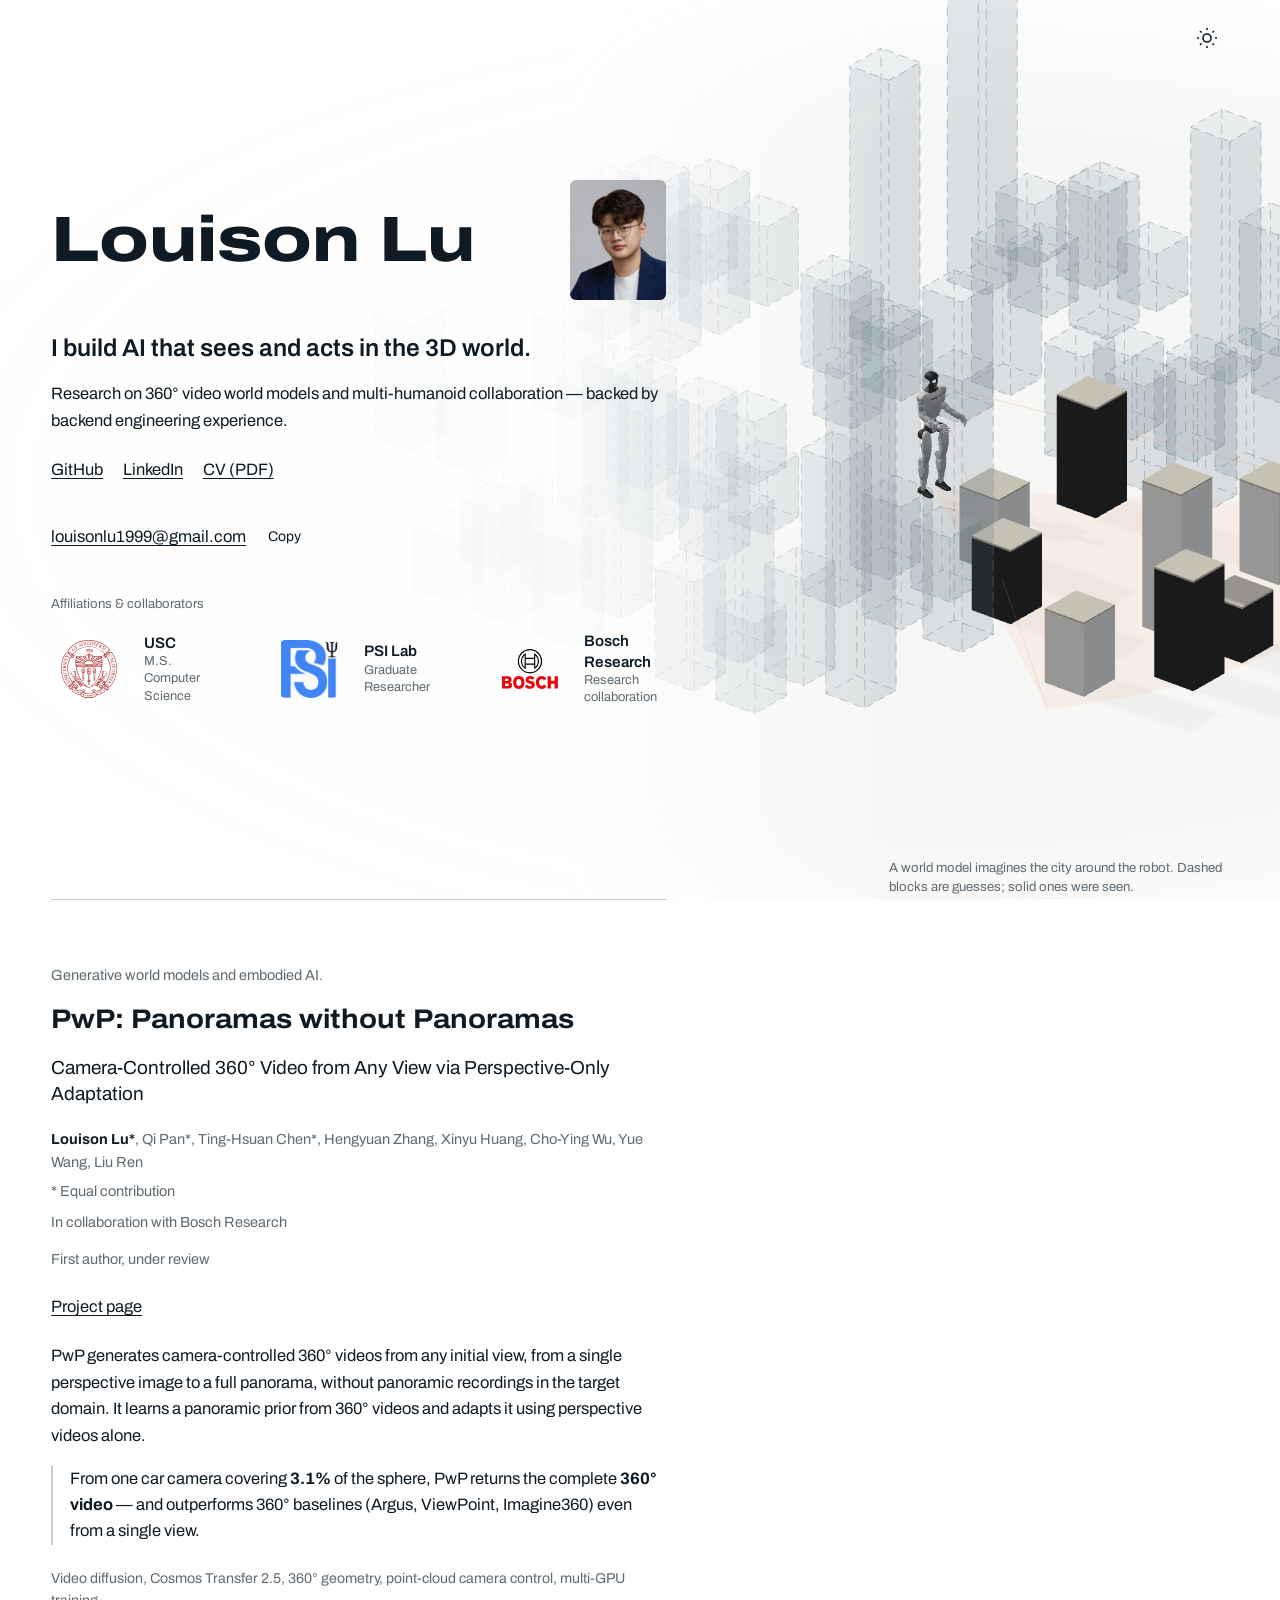
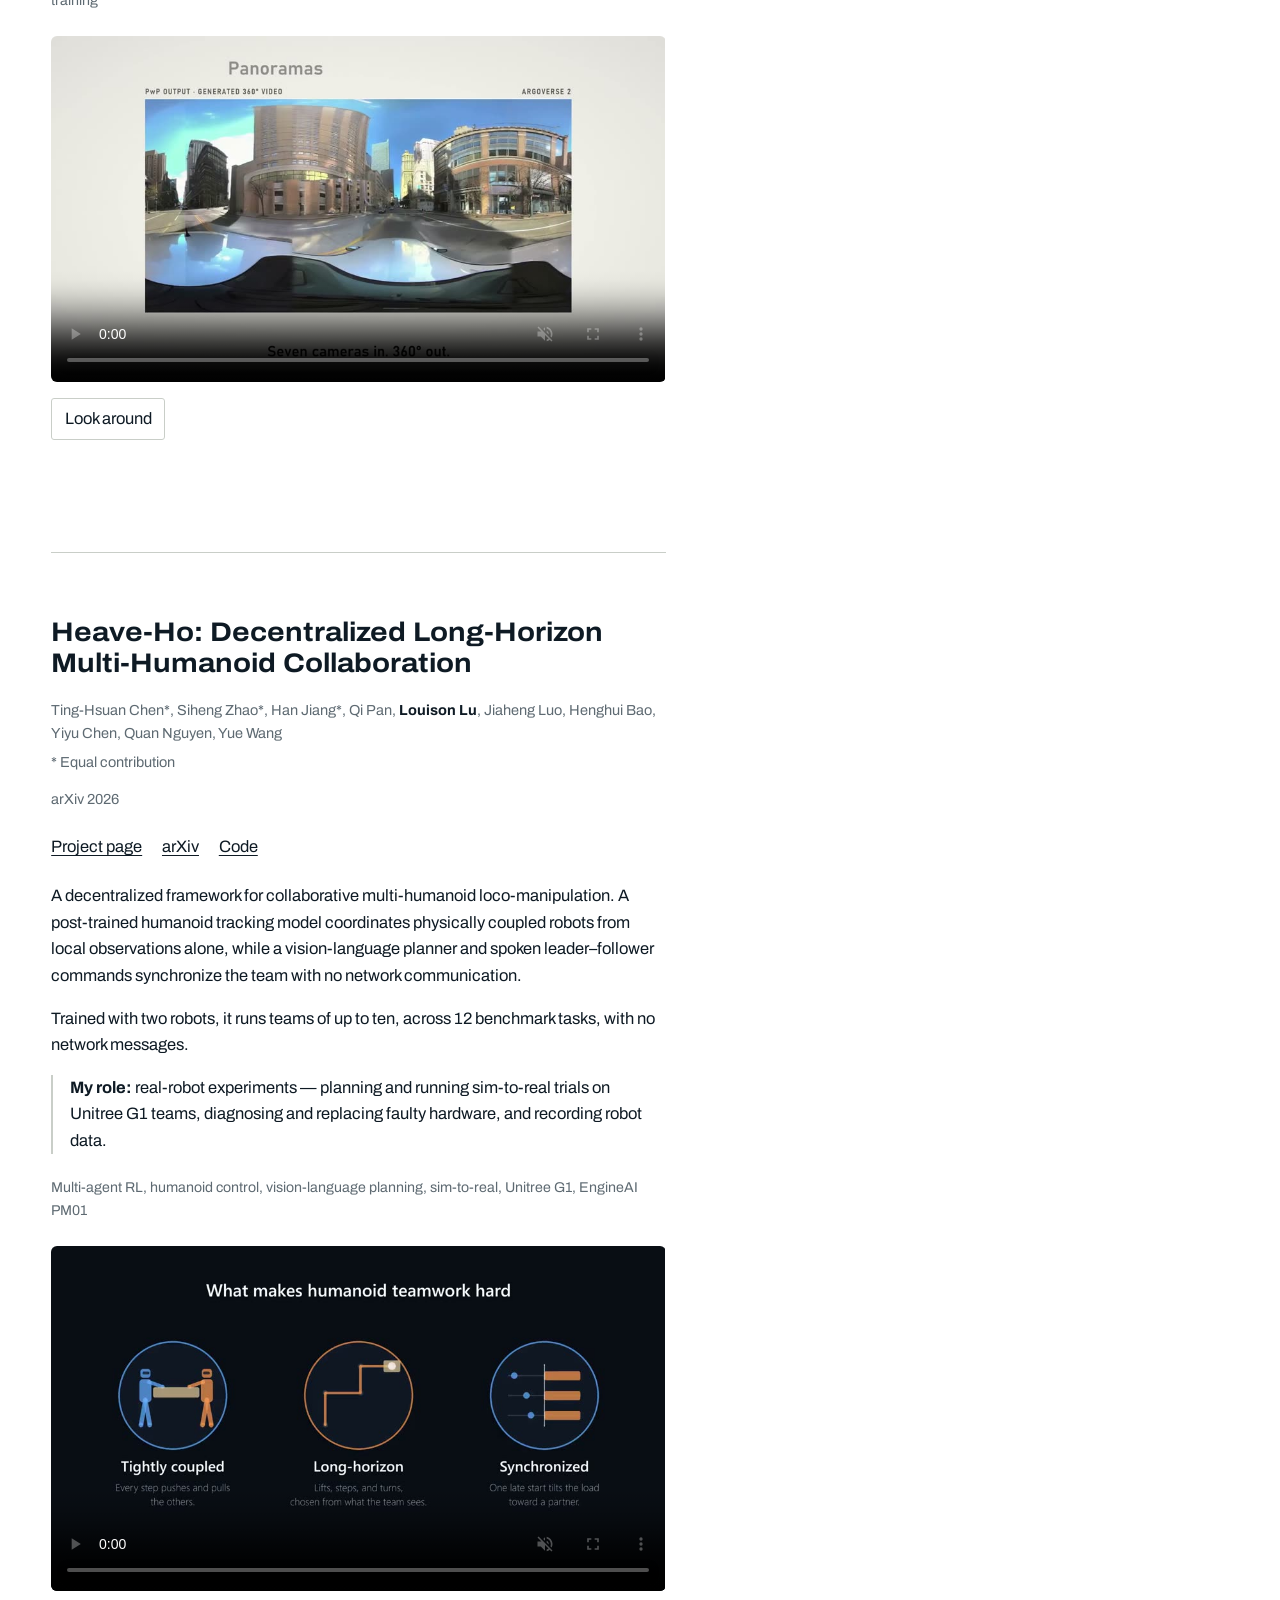
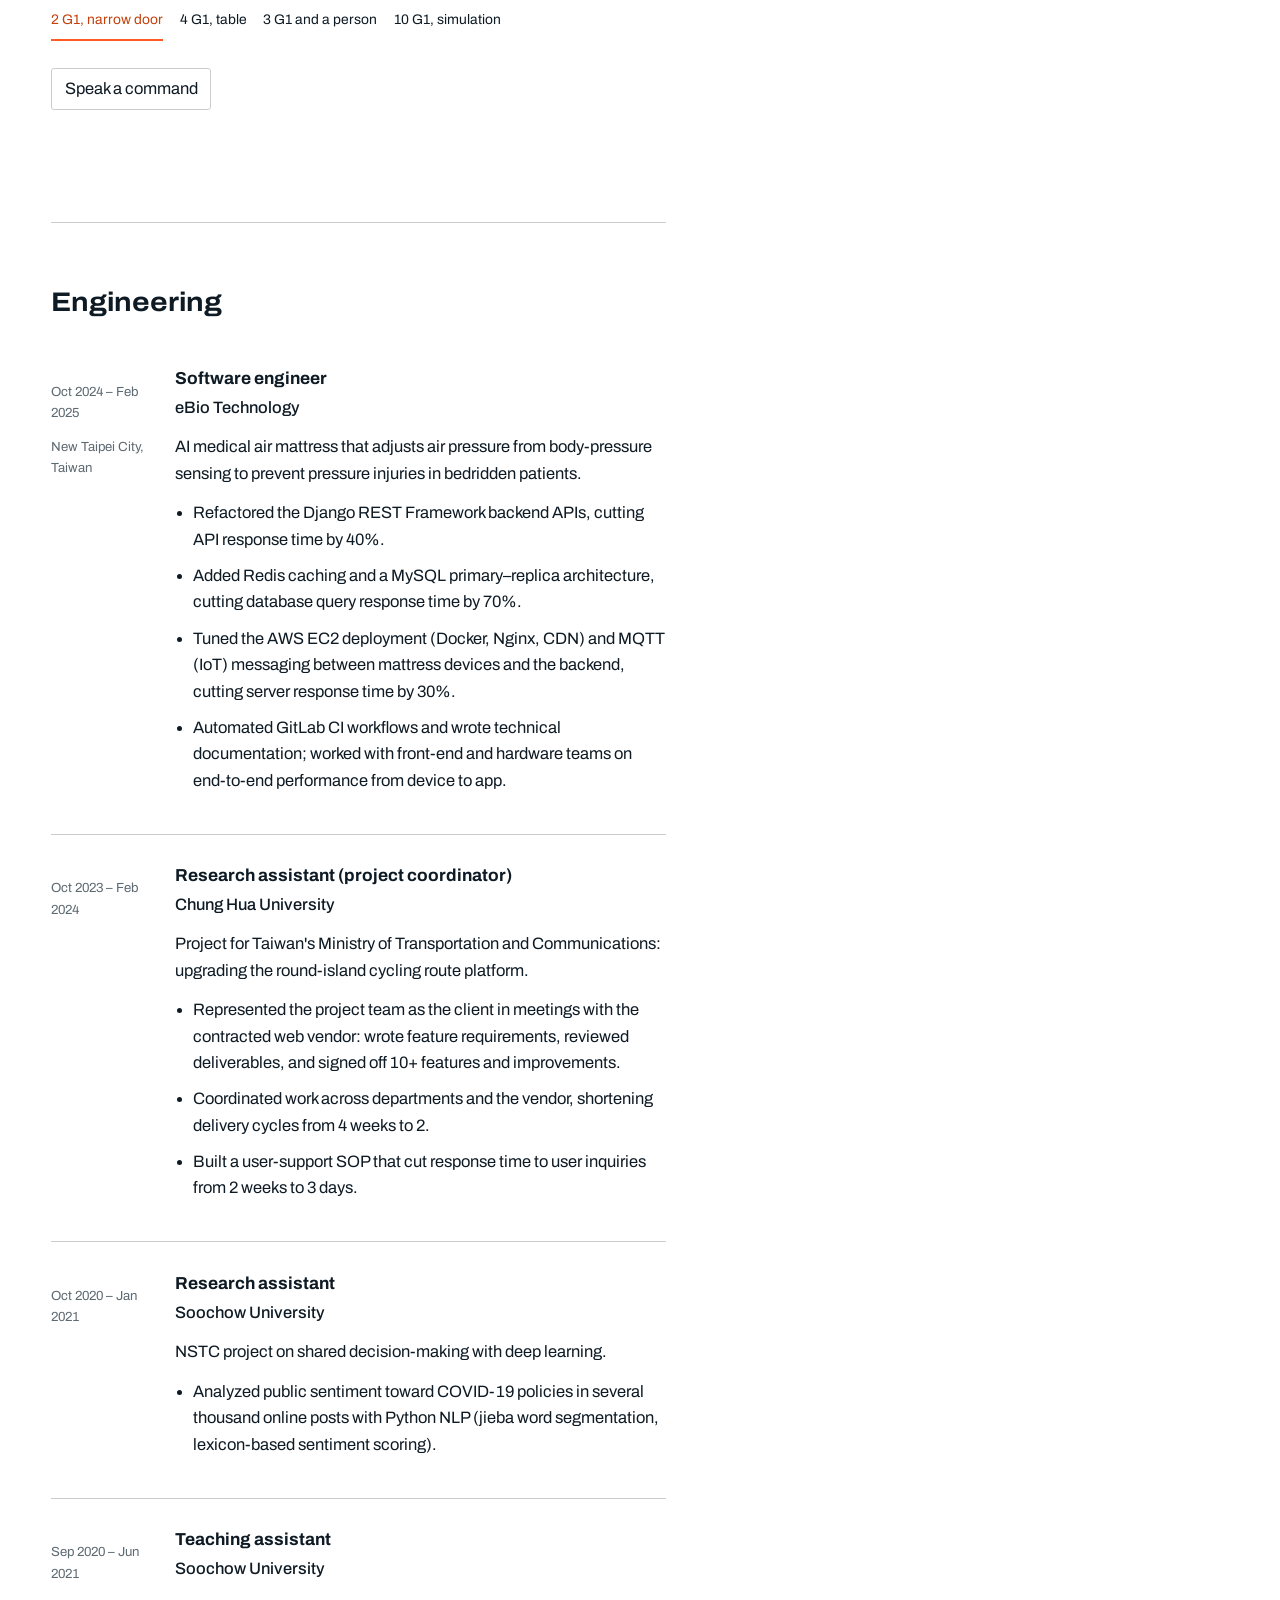
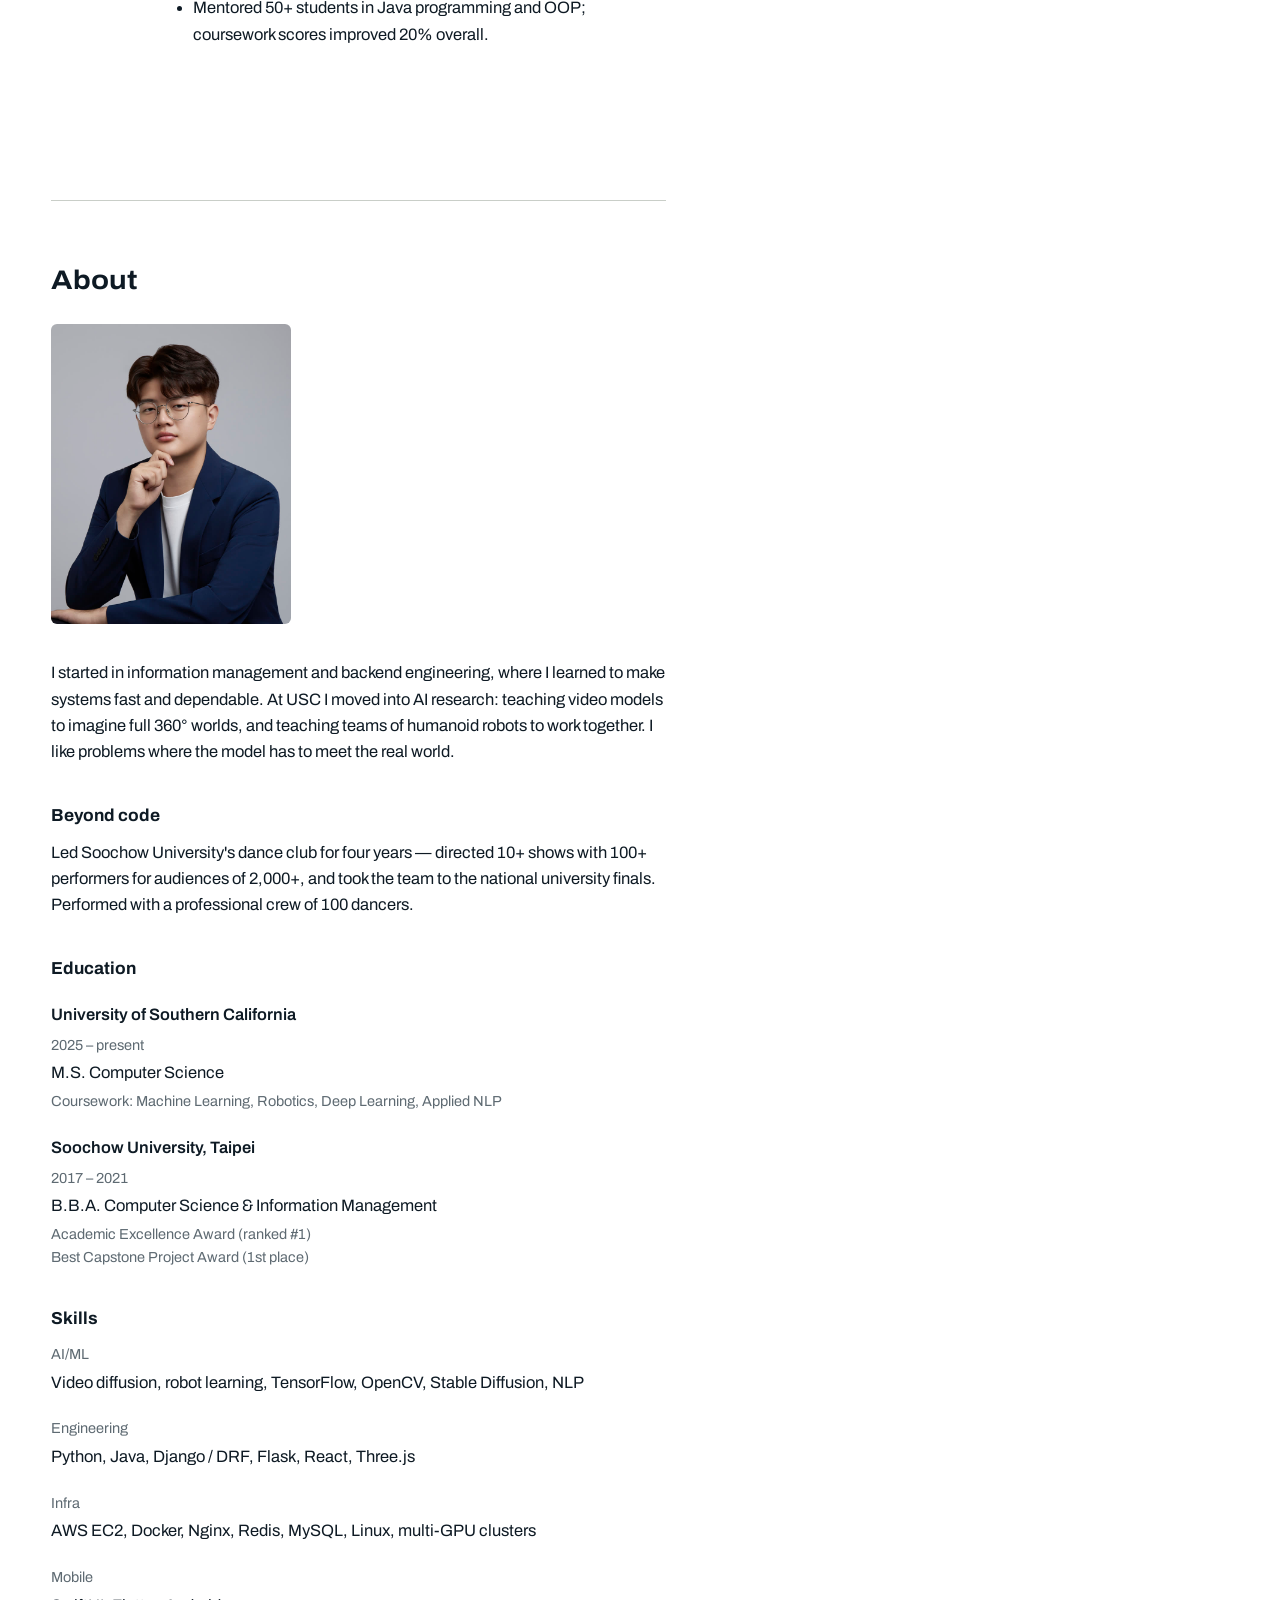
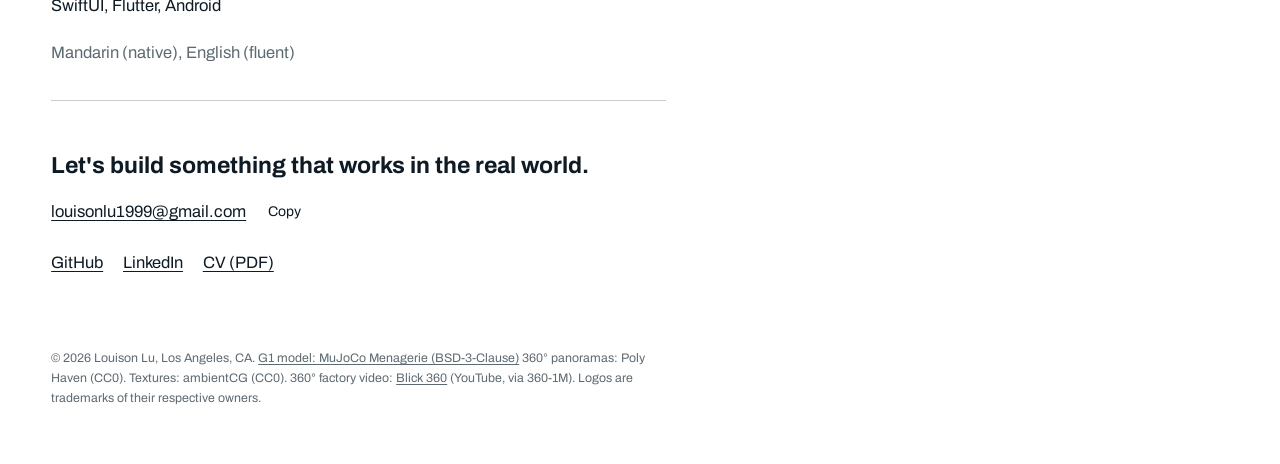
<file: index.html>
<!doctype html>
<html lang="en">
<head>
  <meta charset="utf-8">
  <meta name="viewport" content="width=device-width, initial-scale=1">
  <meta name="color-scheme" content="light">
  <script>
    (() => {
      let theme = 'light';
      try {
        const saved = localStorage.getItem('theme');
        if (saved === 'dark' || saved === 'light') theme = saved;
      } catch {}
      document.documentElement.dataset.theme = theme;
      document.querySelector('meta[name="color-scheme"]').setAttribute('content', theme);
    })();
  </script>
  <meta name="theme-color" content="#D9DCD6">
  <title>Louison Lu — AI Researcher &amp; Engineer</title>
  <meta name="description" content="Louison Lu researches 360° video world models and multi-humanoid collaboration at USC, backed by backend engineering experience.">
  <link rel="canonical" href="https://louisonlu.github.io/">
  <meta property="og:type" content="website">
  <meta property="og:title" content="Louison Lu — AI Researcher &amp; Engineer">
  <meta property="og:description" content="World models, embodied AI, ML engineering. Research on AI that sees and acts in the 3D world.">
  <meta property="og:url" content="https://louisonlu.github.io/">
  <meta property="og:image" content="https://louisonlu.github.io/assets/og.jpg">
  <meta name="twitter:card" content="summary_large_image">
  <link rel="icon" href="assets/favicon.svg" type="image/svg+xml">
  <link rel="preconnect" href="https://fonts.googleapis.com">
  <link rel="preconnect" href="https://fonts.gstatic.com" crossorigin>
  <link href="https://fonts.googleapis.com/css2?family=Archivo:wdth,wght@62..125,100..900&amp;display=swap" rel="stylesheet">
  <link rel="stylesheet" href="assets/style.css?v=20261119f">
  <script type="module" src="assets/main.js?v=20261119"></script>
</head>
<body>
  <header class="site-header">
    <button class="theme-toggle" type="button" aria-label="Switch to dark mode" aria-pressed="false" hidden>
      <svg class="theme-sun" viewBox="0 0 24 24" aria-hidden="true" fill="none" stroke="currentColor" stroke-width="1.6"><circle cx="12" cy="12" r="4"/><path d="M12 2v2m0 16v2M2 12h2m16 0h2M5 5l1.5 1.5m11 11L19 19M5 19l1.5-1.5m11-11L19 5"/></svg>
      <svg class="theme-moon" viewBox="0 0 24 24" aria-hidden="true" fill="none" stroke="currentColor" stroke-width="1.6"><path d="M20 15.5A9 9 0 0 1 8.5 4 9 9 0 1 0 20 15.5Z"/></svg>
    </button>
  </header>
  <a class="skip-link" href="#main">Skip to content</a>
  <div class="page-layout">
    <div class="stage" aria-label="A living 3D stage">
      <div class="stage-view"><div class="stage-labels" aria-hidden="true"></div></div>
      <p class="stage-caption" aria-live="polite">A world model imagines the city around the robot. Dashed blocks are guesses; solid ones were seen.</p>
    </div>
    <main id="main" class="content">
      <section id="intro" data-act="intro" aria-labelledby="name">
        <div class="name-block"><h1 id="name">Louison Lu</h1><img src="assets/img/portrait.jpg" alt="Portrait of Louison Lu" width="96" height="120" fetchpriority="high"></div>
        <p class="intro-lead">I build AI that sees and acts in the 3D world.</p>
        <p>Research on 360° video world models and multi-humanoid collaboration — backed by backend engineering experience.</p>
        <div class="word-links"><a href="https://github.com/LouisonLu" target="_blank" rel="noopener">GitHub</a><a href="https://www.linkedin.com/in/louisonlu/" target="_blank" rel="noopener">LinkedIn</a><a href="assets/Louison_Lu_CV.pdf" target="_blank" rel="noopener">CV (PDF)</a></div>
        <div class="email-row"><a data-u="louisonlu1999" data-d="gmail.com"></a><noscript>louisonlu1999 [at] gmail [dot] com</noscript><button class="copy-email" type="button" hidden>Copy</button><span class="copy-status sr-only" aria-live="polite"></span></div>
        <div class="affiliations">
          <p class="affiliations-label">Affiliations &amp; collaborators</p>
          <div class="affiliation-logos">
            <a href="https://www.usc.edu" target="_blank" rel="noopener"><img src="assets/logos/usc-seal.svg" alt="" width="76" height="76"><span><strong>USC</strong>M.S. Computer Science</span></a>
            <a href="https://psi-lab.ai" target="_blank" rel="noopener"><img src="assets/logos/psi-lab.png" alt="" width="76" height="76"><span><strong>PSI Lab</strong>Graduate Researcher</span></a>
            <a href="https://www.bosch.com/research/" target="_blank" rel="noopener"><img src="assets/logos/bosch-stacked.svg" alt="" width="76" height="76"><span><strong>Bosch Research</strong>Research collaboration</span></a>
          </div>
        </div>
      </section>
      <section id="pwp" data-act="pwp" aria-labelledby="pwp-title">
        <p class="note research-context">Generative world models and embodied AI.</p>
        <h2 id="pwp-title">PwP: Panoramas without Panoramas</h2>
        <p class="subtitle">Camera-Controlled 360° Video from Any View via Perspective-Only Adaptation</p>
        <p class="authors"><strong>Louison Lu*</strong>, Qi Pan*, Ting-Hsuan Chen*, Hengyuan Zhang, Xinyu Huang, Cho-Ying Wu, Yue Wang, Liu Ren <span>* Equal contribution</span></p>
        <p class="note collaboration">In collaboration with Bosch Research</p>
        <p class="publication">First author, under review</p>
        <div class="word-links"><a href="https://anonymoususer020.github.io/PwP_page/" target="_blank" rel="noopener">Project page</a></div>
        <p>PwP generates camera-controlled 360° videos from any initial view, from a single perspective image to a full panorama, without panoramic recordings in the target domain. It learns a panoramic prior from 360° videos and adapts it using perspective videos alone.</p>
        <p class="highlight">From one car camera covering <strong>3.1%</strong> of the sphere, PwP returns the complete <strong>360° video</strong> — and outperforms 360° baselines (Argus, ViewPoint, Imagine360) even from a single view.</p>
        <p class="stack">Video diffusion, Cosmos Transfer 2.5, 360° geometry, point-cloud camera control, multi-GPU training</p>
        <video class="visible-video" id="pwp-teaser" controls muted loop playsinline preload="none" poster="assets/media/pwp.jpg" width="1280" height="720" aria-label="PwP teaser: seven car cameras in, a full 360° video out"><source src="assets/media/pwp.mp4" type="video/mp4"></video>
        <button type="button" class="look-around" aria-expanded="false" aria-controls="pwp-pano" hidden>Look around</button>
        <figure class="pano-figure" id="pwp-pano" aria-labelledby="pano-caption" hidden>
          <figcaption id="pano-caption">Step inside a PwP video. Drag to look around.</figcaption>
          <div class="pano-stage"><video id="pano-video" controls muted loop playsinline preload="none" poster="assets/media/pwp360.jpg" width="1024" height="512" aria-label="A full 360° street video generated by PwP from a car's cameras, shown as an equirectangular panorama"><source src="assets/media/pwp360.mp4" type="video/mp4"></video><button class="pano-play" type="button" hidden>Play</button></div>
          <p class="pano-caption">A full 360° video generated by PwP from a car's cameras <span>360° × 180°</span></p>
          <div class="pano-controls" hidden><div class="pano-modes" role="group" aria-label="360° projection"><button type="button" data-pano-mode="perspective" aria-pressed="true">Perspective</button><button type="button" data-pano-mode="planet" aria-pressed="false">Little planet</button></div><output class="pano-readout" aria-label="Viewing direction">yaw 0°, pitch 0°, fov 90°</output></div>
        </figure>
      </section>
      <section id="heaveho" data-act="heaveho" aria-labelledby="heaveho-title">
        <h2 id="heaveho-title">Heave-Ho: Decentralized Long-Horizon Multi-Humanoid Collaboration</h2>
        <p class="authors">Ting-Hsuan Chen*, Siheng Zhao*, Han Jiang*, Qi Pan, <strong>Louison Lu</strong>, Jiaheng Luo, Henghui Bao, Yiyu Chen, Quan Nguyen, Yue Wang <span>* Equal contribution</span></p>
        <p class="publication">arXiv 2026</p>
        <div class="word-links"><a href="https://heaveho-humanoid.github.io/" target="_blank" rel="noopener">Project page</a><a href="https://arxiv.org/abs/2611.22275" target="_blank" rel="noopener">arXiv</a><a href="https://github.com/heaveho-humanoid/Heave-Ho" target="_blank" rel="noopener">Code</a></div>
        <p>A decentralized framework for collaborative multi-humanoid loco-manipulation. A post-trained humanoid tracking model coordinates physically coupled robots from local observations alone, while a vision-language planner and spoken leader–follower commands synchronize the team with no network communication.</p>
        <p>Trained with two robots, it runs teams of up to ten, across 12 benchmark tasks, with no network messages.</p>
        <p class="highlight"><strong>My role:</strong> real-robot experiments — planning and running sim-to-real trials on Unitree G1 teams, diagnosing and replacing faulty hardware, and recording robot data.</p>
        <p class="stack">Multi-agent RL, humanoid control, vision-language planning, sim-to-real, Unitree G1, EngineAI PM01</p>
        <video class="visible-video" id="team-video" controls muted loop playsinline preload="none" poster="assets/media/heaveho.jpg" width="1280" height="720" aria-label="Two humanoid robots carrying a box through a narrow door together"><source src="assets/media/heaveho.mp4" type="video/mp4"></video>
        <div class="clip-tabs" role="group" aria-label="Heave-Ho clips" hidden><button type="button" data-clip="heaveho" aria-pressed="true">2 G1, narrow door</button><button type="button" data-clip="hh_real4" aria-pressed="false">4 G1, table</button><button type="button" data-clip="hh_human" aria-pressed="false">3 G1 and a person</button><button type="button" data-clip="hh_sim10" aria-pressed="false">10 G1, simulation</button></div>
        <button class="command-button" type="button" hidden>Speak a command</button>
      </section>
      <section id="engineering" data-act="explore" aria-labelledby="engineering-title">
        <h2 id="engineering-title">Engineering</h2>
        <article class="role-row"><div class="role-date"><p>Oct 2024 – Feb 2025</p><p>New Taipei City, Taiwan</p></div><div><h3>Software engineer</h3><p class="organization">eBio Technology</p><p>AI medical air mattress that adjusts air pressure from body-pressure sensing to prevent pressure injuries in bedridden patients.</p><ul><li>Refactored the Django REST Framework backend APIs, cutting API response time by 40%.</li><li>Added Redis caching and a <span>MySQL primary–replica architecture</span>, cutting database query response time by 70%.</li><li>Tuned the AWS EC2 deployment (Docker, Nginx, CDN) and MQTT (IoT) messaging between mattress devices and the backend, cutting server response time by 30%.</li><li>Automated GitLab CI workflows and wrote technical documentation; worked with front-end and hardware teams on end-to-end performance from device to app.</li></ul></div></article>
        <article class="role-row"><div class="role-date"><p>Oct 2023 – Feb 2024</p></div><div><h3>Research assistant (project coordinator)</h3><p class="organization">Chung Hua University</p><p>Project for Taiwan's Ministry of Transportation and Communications: upgrading the round-island cycling route platform.</p><ul><li>Represented the project team as the client in meetings with the contracted web vendor: wrote feature requirements, reviewed deliverables, and signed off 10+ features and improvements.</li><li>Coordinated work across departments and the vendor, shortening delivery cycles from 4 weeks to 2.</li><li>Built a user-support SOP that cut response time to user inquiries from 2 weeks to 3 days.</li></ul></div></article>
        <article class="role-row"><div class="role-date"><p>Oct 2020 – Jan 2021</p></div><div><h3>Research assistant</h3><p class="organization">Soochow University</p><p>NSTC project on shared decision-making with deep learning.</p><ul><li>Analyzed public sentiment toward COVID-19 policies in several thousand online posts with Python NLP (jieba word segmentation, lexicon-based sentiment scoring).</li></ul></div></article>
        <article class="role-row"><div class="role-date"><p>Sep 2020 – Jun 2021</p></div><div><h3>Teaching assistant</h3><p class="organization">Soochow University</p><ul><li>Mentored 50+ students in Java programming and OOP; coursework scores improved 20% overall.</li></ul></div></article>
      </section>
      <section id="about" data-act="explore" aria-labelledby="about-title">
        <h2 id="about-title">About</h2>
        <img class="about-photo" src="assets/img/about.jpg" alt="Louison Lu" width="800" height="1000" loading="lazy" decoding="async">
        <p>I started in information management and backend engineering, where I learned to make systems fast and dependable. At USC I moved into AI research: teaching video models to imagine full 360° worlds, and teaching teams of humanoid robots to work together. I like problems where the model has to meet the real world.</p>
        <h3>Beyond code</h3><p>Led Soochow University's dance club for four years — directed 10+ shows with 100+ performers for audiences of 2,000+, and took the team to the national university finals. Performed with a professional crew of 100 dancers.</p>
        <h3>Education</h3>
        <dl class="education"><dt>University of Southern California</dt><dd><p class="date">2025 – present</p><p>M.S. Computer Science</p><p class="note">Coursework: Machine Learning, Robotics, Deep Learning, Applied NLP</p></dd><dt>Soochow University, Taipei</dt><dd><p class="date">2017 – 2021</p><p>B.B.A. Computer Science &amp; Information Management</p><p class="note">Academic Excellence Award (ranked #1)<br>Best Capstone Project Award (1st place)</p></dd></dl>
        <h3>Skills</h3><dl class="skills"><dt>AI/ML</dt><dd>Video diffusion, robot learning, TensorFlow, OpenCV, Stable Diffusion, NLP</dd><dt>Engineering</dt><dd>Python, Java, Django / DRF, Flask, React, Three.js</dd><dt>Infra</dt><dd>AWS EC2, Docker, Nginx, Redis, MySQL, Linux, multi-GPU clusters</dd><dt>Mobile</dt><dd>SwiftUI, Flutter, Android</dd></dl>
        <p class="languages">Mandarin (native), English (fluent)</p>
        <div id="contact" class="contact"><h3>Let's build something that works in the real world.</h3><div class="email-row"><a data-u="louisonlu1999" data-d="gmail.com"></a><noscript>louisonlu1999 [at] gmail [dot] com</noscript><button class="copy-email" type="button" hidden>Copy</button><span class="copy-status sr-only" aria-live="polite"></span></div><div class="word-links"><a href="https://github.com/LouisonLu" target="_blank" rel="noopener">GitHub</a><a href="https://www.linkedin.com/in/louisonlu/" target="_blank" rel="noopener">LinkedIn</a><a href="assets/Louison_Lu_CV.pdf" target="_blank" rel="noopener">CV (PDF)</a></div></div>
        <footer><p>© 2026 Louison Lu, Los Angeles, CA. <a href="assets/models/LICENSE-unitree_g1.txt">G1 model: MuJoCo Menagerie (BSD-3-Clause)</a> 360° panoramas: Poly Haven (CC0). Textures: ambientCG (CC0). 360° factory video: <a href="https://www.youtube.com/watch?v=CNmi1LcoWfI">Blick 360</a> (YouTube, via 360-1M). Logos are trademarks of their respective owners.</p></footer>
      </section>
    </main>
  </div>
</body>
</html>
</file>
<file: assets/style.css>
:root {
  color-scheme: light;
  --page: #FFFFFF;
  --stage: #D9DCD6;
  --ink: #0E1A24;
  --steel: #5E6A72;
  --line: #C9CEC8;
  --signal: #FF5A1F;
  --signal-ink: #C2410C;
  font-family: 'Archivo', 'Helvetica Neue', Arial, sans-serif;
  font-size: 16.5px;
  line-height: 1.6;
  background: var(--page);
  color: var(--ink);
}
:root[data-theme="dark"] { color-scheme: dark; --page: #121719; --stage: #1E2427; --ink: #E8ECEE; --steel: #94A1A8; --line: #2E373B; --signal-ink: #FF7A45; }
* { box-sizing: border-box; }
body { margin: 0; }
[hidden] { display: none !important; }
a { color: inherit; text-underline-offset: .2em; text-decoration-thickness: 1px; }
a:hover { color: var(--signal-ink); }
button { font: inherit; color: inherit; background: transparent; border: 1px solid var(--line); padding: .4rem .75rem; border-radius: 3px; cursor: pointer; }
button:hover { border-color: var(--signal); color: var(--signal-ink); }
:focus-visible { outline: 2px solid var(--signal); outline-offset: 5px; }
::selection { background: var(--signal); color: var(--page); }
.skip-link { position: fixed; z-index: 20; top: 12px; left: 12px; padding: .6rem 1rem; background: var(--page); transform: translateY(-180%); }
.skip-link:focus { transform: none; }
.site-header { display: flex; justify-content: flex-end; align-items: center; height: 76px; padding: 16px clamp(24px, 4vw, 64px); }
.theme-toggle { display: inline-grid; place-items: center; width: 44px; height: 44px; padding: 10px; border: 0; border-radius: 6px; }
.theme-toggle svg { width: 24px; height: 24px; grid-area: 1 / 1; }
.theme-moon, :root[data-theme="dark"] .theme-sun { display: none; }
:root[data-theme="dark"] .theme-moon { display: block; }
.page-layout { margin: 0 clamp(24px, 4vw, 64px); }
.stage { position: fixed; inset: 0; z-index: 0; pointer-events: none; }
.stage.no-webgl { display: none; }
.stage-view { position: absolute; inset: 0; }
.stage-view > canvas { display: block; width: 100%; height: 100%; opacity: .9; mask-image: linear-gradient(to right, rgba(0,0,0,.12) 0%, rgba(0,0,0,.12) 45%, #000 70%); -webkit-mask-image: linear-gradient(to right, rgba(0,0,0,.12) 0%, rgba(0,0,0,.12) 45%, #000 70%); }
.stage-labels { position: absolute; inset: 0; pointer-events: none; overflow: hidden; }
.stage-label { position: absolute; transform: translate(-50%, -100%); max-width: 160px; color: var(--ink); font-size: .8rem; line-height: 1.25; text-align: center; }
.stage-label.command-bubble { padding: .45rem .7rem; font-size: 1rem; white-space: nowrap; }
.stage-caption { position: absolute; bottom: 4px; right: clamp(24px, 4vw, 64px); width: min(28vw, 340px); margin: 0; color: var(--steel); font-size: .8rem; line-height: 1.45; }
.site-header, .content { position: relative; z-index: 1; }
.content { width: min(680px, 48vw); min-width: 0; padding: 24px 0 56px; }
.content > section { max-width: 680px; padding: 64px 0 112px; border-bottom: 1px solid var(--line); scroll-margin-top: 32px; }
.content > section:first-child { padding-top: 0; min-height: calc(100svh - 100px); display: flex; flex-direction: column; justify-content: center; }
.content > section:last-child { padding-bottom: 0; border: 0; }
h1, h2, h3, p, dl, ul, figure { margin: 0; }
p + p { margin-top: 1rem; }
h1 { font-stretch: 125%; font-weight: 800; font-size: clamp(40px, 5vw, 72px); line-height: .95; }
h2 { font-stretch: 110%; font-weight: 700; font-size: clamp(26px, 2.1vw, 30px); line-height: 1.16; margin-bottom: 1.2rem; overflow-wrap: anywhere; }
h3 { font-size: 1.05rem; line-height: 1.35; font-weight: 700; }
.name-block { display: flex; gap: 22px; align-items: center; margin-bottom: 2rem; }
.name-block h1 { flex: 1; }
.name-block img { width: 96px; height: 120px; object-fit: cover; border-radius: 6px; }
.intro-lead { font-size: clamp(1.3rem, 1.9vw, 1.7rem); font-weight: 600; line-height: 1.3; }
.word-links { display: flex; flex-wrap: wrap; gap: 1.2rem; margin: 1.4rem 0; }
.affiliations { margin-top: 1.5rem; }
.affiliations-label { color: var(--steel); font-size: .8rem; margin-bottom: 1rem; }
.affiliation-logos { display: grid; grid-template-columns: repeat(3, minmax(0, max-content)); gap: 1.2rem 2.8rem; }
.affiliation-logos a { display: flex; align-items: center; gap: 1rem; color: var(--steel); font-size: .78rem; line-height: 1.35; text-decoration: none; }
.affiliation-logos strong { display: block; color: var(--ink); font-size: .92rem; font-weight: 600; }
.affiliation-logos a:hover strong { color: var(--signal-ink); }
/* Square marks at one size in both themes; only the plate fill changes in dark mode. */
.affiliation-logos img { flex: none; box-sizing: border-box; width: 76px; height: 76px; padding: 9px; object-fit: contain; border-radius: 14px; background: transparent; }
:root[data-theme="dark"] .affiliation-logos img { background: #f4f2ee; }
.collaboration { margin-top: .5rem; }
.research-context { margin-bottom: 1rem; }
.subtitle { font-size: 1.15rem; line-height: 1.4; }
.authors, .publication, .stack, .note, .date, .languages, .muted { color: var(--steel); }
.authors { margin-top: 1.2rem; font-size: .88rem; }
.authors strong { color: var(--ink); }
.authors span { display: block; margin-top: .35rem; }
.publication { font-size: .88rem; margin-top: .8rem; }
.highlight { padding-left: 1rem; border-left: 2px solid var(--line); }
.stack { font-size: .86rem; margin: 1.4rem 0; }
video { width: 100%; display: block; height: auto; aspect-ratio: 16 / 9; object-fit: cover; border-radius: 6px; background: var(--stage); }
.look-around, .command-button { margin-top: 1rem; }
.clip-tabs { display: flex; flex-wrap: wrap; gap: .2rem 1rem; margin: .65rem 0; }
.clip-tabs button, .pano-modes button { border: 0; border-radius: 0; padding: .45rem 0; border-bottom: 2px solid transparent; font-size: .84rem; }
.clip-tabs button[aria-pressed='true'], .pano-modes button[aria-pressed='true'] { border-bottom-color: var(--signal); color: var(--signal-ink); }
.pano-figure { margin-top: 1rem; }
.pano-figure figcaption { font-size: .9rem; margin-bottom: .65rem; }
.pano-stage { position: relative; aspect-ratio: 16 / 9; overflow: hidden; border-radius: 6px; background: var(--stage); }
.pano-stage canvas { position: absolute; inset: 0; display: block; width: 100%; height: 100%; touch-action: none; cursor: grab; }
.pano-stage canvas:active { cursor: grabbing; }
.pano-play { position: absolute; z-index: 2; left: 12px; bottom: 12px; background: var(--page); }
.pano-caption, .pano-readout { font-size: .8rem; color: var(--steel); }
.pano-caption span { white-space: nowrap; }
.pano-controls { margin-top: .4rem; }
.pano-modes { display: flex; gap: 1.2rem; }
.role-row { display: grid; grid-template-columns: 6.3rem 1fr; gap: 1.2rem; padding: 1.8rem 0; border-bottom: 1px solid var(--line); }
.role-row:last-child { border: 0; }
.role-date { color: var(--steel); font-size: .8rem; font-variant-numeric: tabular-nums; }
.role-date p + p { margin-top: .4rem; }
.organization { margin-top: .25rem; font-weight: 500; }
.role-row ul { padding-left: 1.1rem; margin-top: .8rem; }
.role-row li { margin: .6rem 0; }
.role-row div > p:not(.organization) { margin-top: .8rem; }
.project-row { padding: 1.7rem 0; border-bottom: 1px solid var(--line); }
.project-row:last-child { border: 0; }
.project-row p { margin-top: .55rem; }
.project-row .stack { margin-bottom: 0; }
.note { font-size: .88rem; }
.about-photo { width: min(60%, 240px); height: auto; border-radius: 6px; margin: .5rem 0 1.7rem; }
#about > h3 { margin: 2.3rem 0 .75rem; }
.education dt { font-weight: 600; margin-top: 1.3rem; }
dd { margin: .35rem 0 1.3rem; }
dd p + p { margin-top: .2rem; }
.date { font-variant-numeric: tabular-nums; font-size: .88rem; }
.skills dt { color: var(--steel); font-size: .88rem; }
.skills dd { margin-top: .2rem; }
.contact { padding: 3rem 0 2rem; margin-top: 2rem; border-top: 1px solid var(--line); }
.contact h3 { font-size: 1.4rem; }
.email-row { display: flex; gap: .8rem; align-items: center; flex-wrap: wrap; margin: 1rem 0; }
.email-row a { overflow-wrap: anywhere; }
.copy-email { font-size: .85rem; padding: .2rem .5rem; border: 0; }
footer { padding: 1rem 0 0; color: var(--steel); font-size: .75rem; }
.sr-only { position: absolute; width: 1px; height: 1px; padding: 0; margin: -1px; overflow: hidden; clip-path: inset(50%); white-space: nowrap; }
.error-page main { max-width: 40rem; margin: 15svh auto; padding: 2rem; }
.error-page h1 { margin: 2rem 0; }
@media (min-width: 1024px) {
  .stage[data-act="pwp"] .stage-view > canvas { opacity: 1; mask-image: none; -webkit-mask-image: none; }
}
@media (max-width: 1023px) {
  .page-layout { margin: 0; }
  .stage-view > canvas { opacity: .35; mask-image: none; -webkit-mask-image: none; }
  /* Phones/tablets: the stage is only a faint backdrop, so its captions and labels would sit on top of the text. */
  .stage-caption, .stage-labels { display: none; }
  .content { width: auto; max-width: 744px; margin: 0 auto; padding: 16px 32px 100px; }
  .content > section { padding: 48px 0 72px; scroll-margin-top: 24px; }
  .content > section:first-child { min-height: calc(100svh - 100px); }
  h1 { font-size: clamp(40px, 8vw, 72px); }
}
@media (max-width: 599px) {
  .site-header { height: 68px; padding: 12px 24px; }
  .content { padding: 8px 24px 100px; }
  .role-row { grid-template-columns: 1fr; gap: .35rem; }
  .name-block { gap: 16px; }
  .affiliation-logos { grid-template-columns: 1fr; gap: .8rem; }
  .affiliation-logos img { width: 68px; height: 68px; padding: 8px; }
}
@media (prefers-reduced-motion: reduce) {
  *, *::before, *::after { scroll-behavior: auto !important; }
}
</file>
